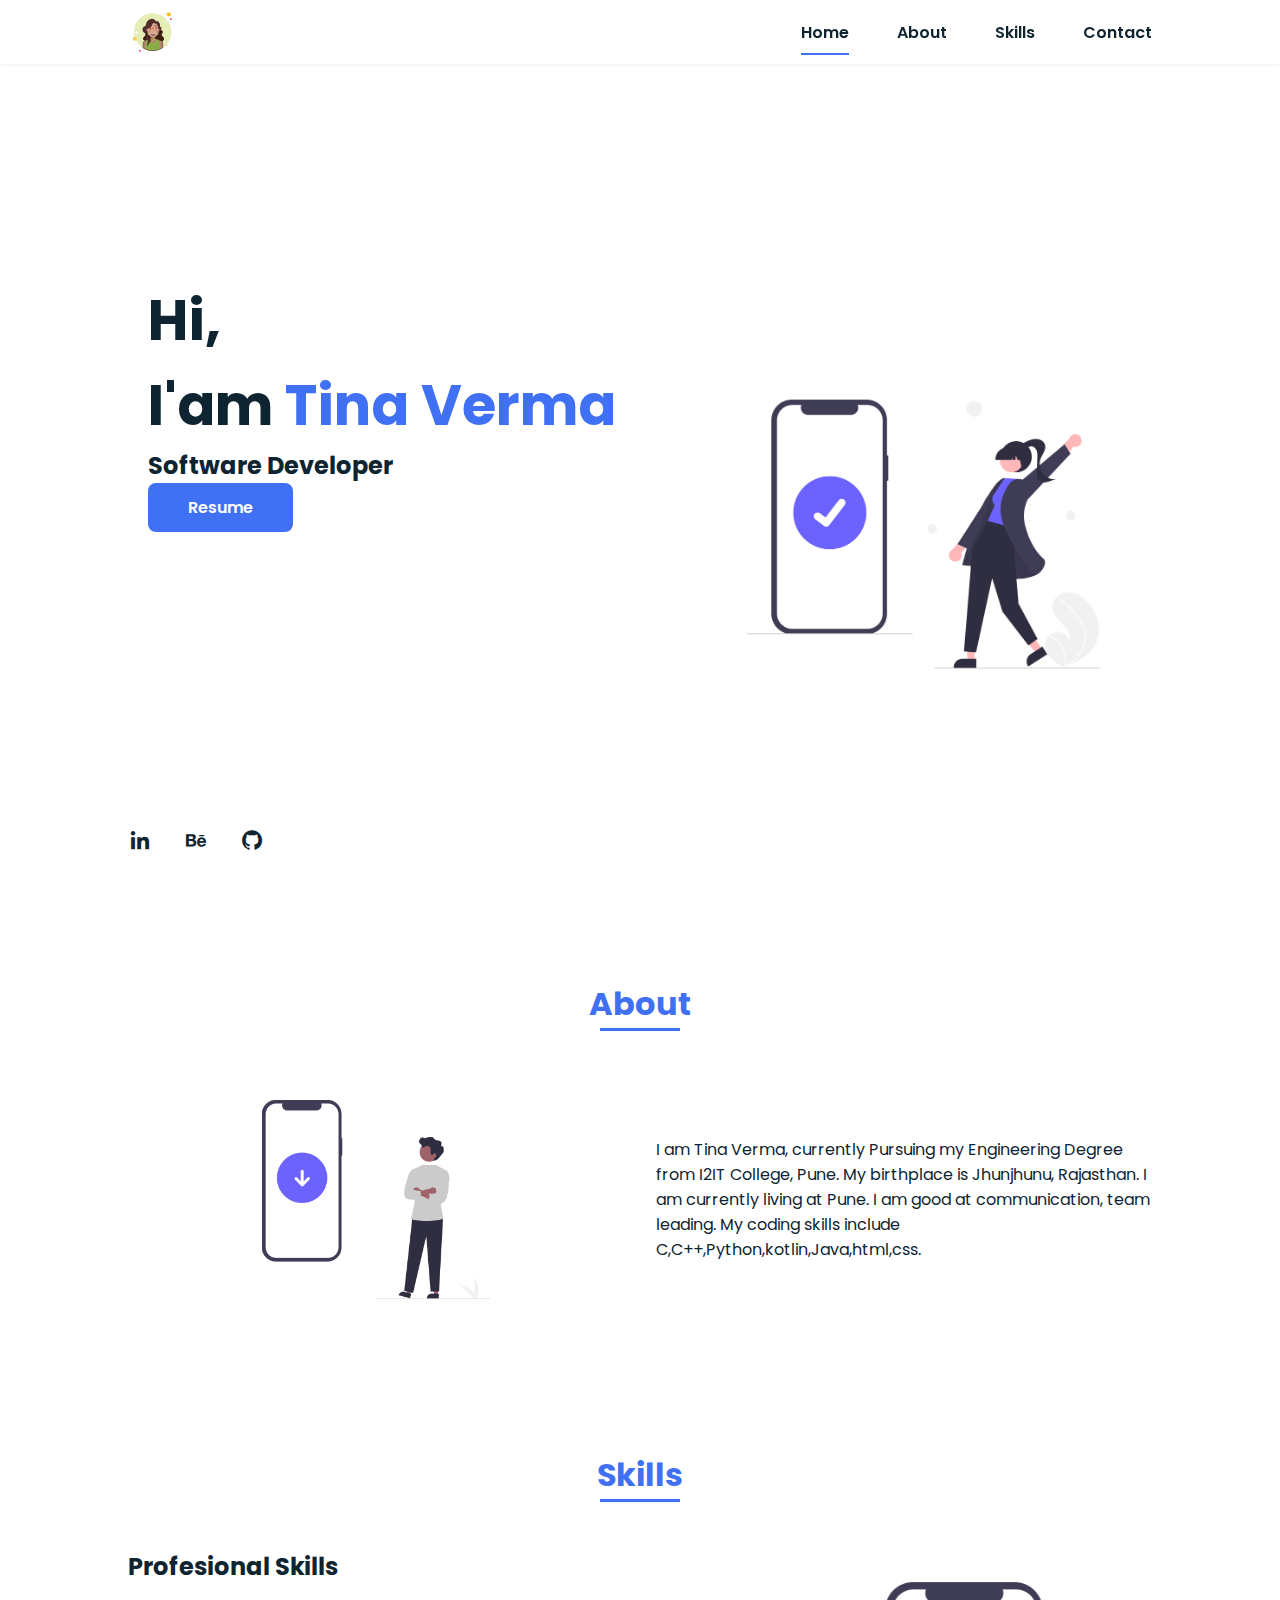
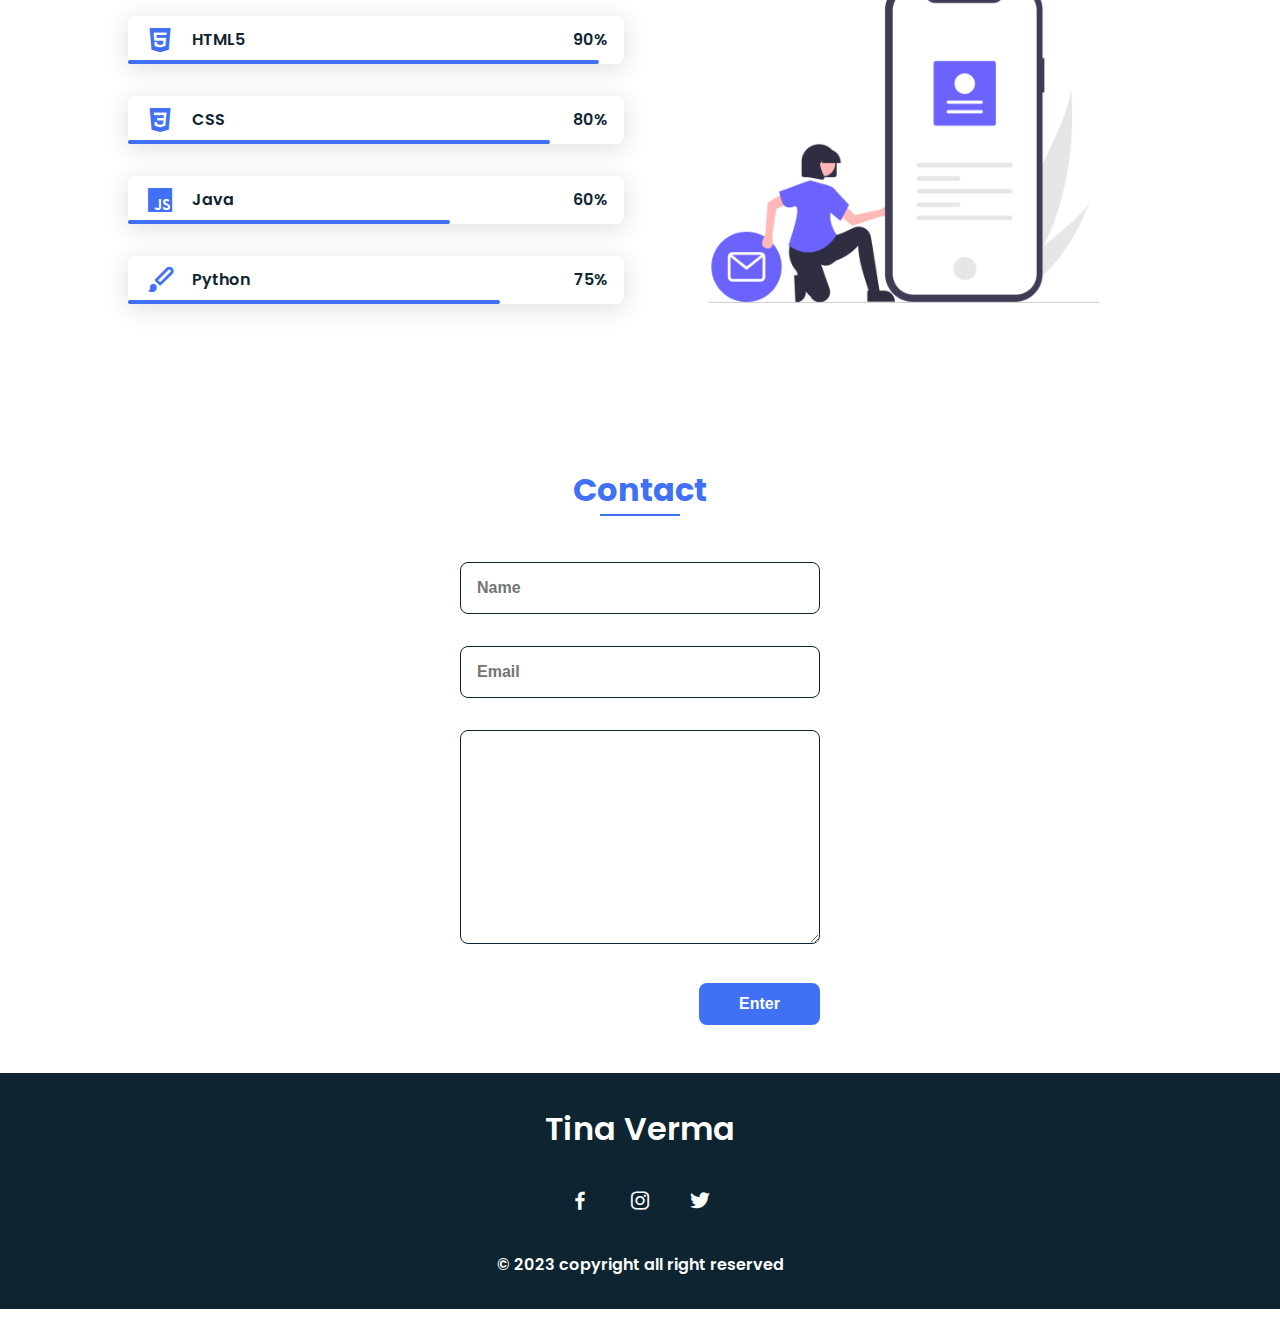
<file: TXON/Task4/index.html>
<!DOCTYPE html>
<html lang="en">
    <head>
        <meta charset="UTF-8">
        <meta name="viewport" content="width=device-width, initial-scale=1.0">
        <link rel="stylesheet" href="style.css">
        <link href='https://cdn.jsdelivr.net/npm/boxicons@2.0.5/css/boxicons.min.css' rel='stylesheet'>

        <title>My Website</title>
    </head>
    <body>

         <!-- HEADER -->
         <header class="l-header">
            <nav class="nav bd-grid">
                <div class="nav__logo" ><img src="im4.png" >
                </div>

                <div class="nav__menu" id="nav-menu">
                    <ul class="nav__list">
                        <li class="nav__item"><a href="#home" class="nav__link active">Home</a></li>
                        <li class="nav__item"><a href="#about" class="nav__link">About</a></li>
                        <li class="nav__item"><a href="#skills" class="nav__link">Skills</a></li>
                        <li class="nav__item"><a href="#contact" class="nav__link">Contact</a></li>
                    </ul>
                </div>

                <div class="nav__toggle" id="nav-toggle">
                    <i class='bx bx-menu'></i>
                </div>
            </nav>
        </header>

        <main class="l-main">
            <!--===== HOME =====-->
            <section class="home bd-grid" id="home">
                <div class="home__data">
                    <h1 class="home__title">Hi,<br>I'am <span class="home__title-color">Tina Verma</span><br> <h2>Software Developer</h2></h1>

                    <a href="https://drive.google.com/drive/folders/1FI3qn6Er7qkYYbZphniR1DTgKPE8jUj4" class="button">Resume</a>
                </div>

                <div class="home__social">
                    <a href="https://www.linkedin.com/in/tina-verma?lipi=urn%3Ali%3Apage%3Ad_flagship3_profile_view_base_contact_details%3Bixf29ztlTvmcBqkLYw6W1w%3D%3D" class="home__social-icon"><i class='bx bxl-linkedin'></i></a>
                    <a href="" class="home__social-icon"><i class='bx bxl-behance' ></i></a>
                    <a href="https://github.com/Vermatina" class="home__social-icon"><i class='bx bxl-github' ></i></a>
                </div>

                <div class="home__img">    
                    <img src="profile.png" alt="">
                </div>
            </section>

            <!--===== ABOUT =====-->
            <section class="about section " id="about">
                <h2 class="section-title">About</h2>

                <div class="about__container bd-grid">
                    <div class="about__img">
                        <img src="about.png" alt="">
                    </div>
                    
                    <div>
                        
                        <p class="about__text">I am Tina Verma, currently Pursuing my Engineering Degree from I2IT College, Pune. My birthplace is Jhunjhunu, Rajasthan. I am currently living at Pune. I am good at communication, team leading. My coding skills include C,C++,Python,kotlin,Java,html,css.</p>           
                    </div>                                   
                </div>
            </section>

            <!--===== SKILLS =====-->
            <section class="skills section" id="skills">
                <h2 class="section-title">Skills</h2>

                <div class="skills__container bd-grid">          
                    <div>
                        <h2 class="skills__subtitle">Profesional Skills</h2>
                        <p class="skills__text"></p>
                        <div class="skills__data">
                            <div class="skills__names">
                                <i class='bx bxl-html5 skills__icon'></i>
                                <span class="skills__name">HTML5</span>
                            </div>
                            <div class="skills__bar skills__html">

                            </div>
                            <div>
                                <span class="skills__percentage">90%</span>
                            </div>
                        </div>
                        <div class="skills__data">
                            <div class="skills__names">
                                <i class='bx bxl-css3 skills__icon'></i>
                                <span class="skills__name">CSS</span>
                            </div>
                            <div class="skills__bar skills__css">
                                
                            </div>
                            <div>
                                <span class="skills__percentage">80%</span>
                            </div>
                        </div>
                        <div class="skills__data">
                            <div class="skills__names">
                                <i class='bx bxl-javascript skills__icon' ></i>
                                <span class="skills__name">Java</span>
                            </div>
                            <div class="skills__bar skills__js">
                                
                            </div>
                            <div>
                                <span class="skills__percentage">60%</span>
                            </div>
                        </div>
                        <div class="skills__data">
                            <div class="skills__names">
                                <i class='bx bxs-paint skills__icon'></i>
                                <span class="skills__name">Python</span>
                            </div>
                            <div class="skills__bar skills__ux">
                                
                            </div>
                            <div>
                                <span class="skills__percentage">75%</span>
                            </div>
                        </div>
                    </div>
                    
                    <div>              
                        <img src="skills.png" alt="" class="skills__img">
                    </div>
                </div>
            </section>

            

            <!--===== CONTACT =====-->
            <section class="contact section" id="contact">
                <h2 class="section-title">Contact</h2>

                <div class="contact__container bd-grid">
                    <form action="" class="contact__form">
                        <input type="text" placeholder="Name" class="contact__input">
                        <input type="mail" placeholder="Email" class="contact__input">
                        <textarea name="" id="" cols="0" rows="10" class="contact__input"></textarea>
                        <input type="button" value="Enter" class="contact__button button">
                    </form>
                </div>
            </section>
        </main>

        <!--===== FOOTER =====-->
        <footer class="footer">
            <p class="footer__title">Tina Verma</p>
            <div class="footer__social">
                <a href="https://www.facebook.com/profile.php?id=100071372181741&mibextid=ZbWKwL" class="footer__icon"><i class='bx bxl-facebook' ></i></a>
                <a href="https://instagram.com/tinaverma1310?igshid=ZmZhODViOGI=" class="footer__icon"><i class='bx bxl-instagram' ></i></a>
                <a href="https://twitter.com/tinaverma1310?t=lXU_f0FPRJXk57QLJH8LhA&s=09" class="footer__icon"><i class='bx bxl-twitter' ></i></a>
            </div>
            <p>&#169; 2023 copyright all right reserved</p>
        </footer>
    </body>
</html>
</file>
<file: TXON/Task4/style.css>
@import url("https://fonts.googleapis.com/css2?family=Poppins:wght@400;600;700&display=swap");

:root{
  --header-height: 3rem;
  --font-semi: 600;
}


:root{
  --first-color: #4070F4;
  --second-color: #0E2431;
}

:root{
  --body-font: 'Poppins', sans-serif;
  --big-font-size: 2rem;
  --h2-font-size: 1.25rem;
  --normal-font-size: 0.938rem;
}
@media screen and (min-width: 768px){
  :root{
    --big-font-size: 3.5rem;
    --h2-font-size: 2rem;
    --normal-font-size: 1rem;
  }
}


:root{
  --mb-1: 0.5rem;
  --mb-2: 1rem;
  --mb-3: 1.5rem;
  --mb-4: 2rem;
  --mb-5: 2.5rem;
  --mb-6: 3rem;
}


:root{
  --z-back: -10;
  --z-normal: 1;
  --z-tooltip: 10;
  --z-fixed: 100;
}


*,::before,::after{
  box-sizing: border-box;
}
html{
  scroll-behavior: smooth;
}
body{
  margin: var(--header-height) 0 0 0;
  font-family: var(--body-font);
  font-size: var(--normal-font-size);
  color: var(--second-color);
}
h1,h2,p{
  margin: 0;
}
ul{
  margin: 0;
  padding: 0;
  list-style: none;
}
a{
  text-decoration: none;
}
img{
  max-width: 100%;
  height: auto;
  display: block;
}



.section-title{
  position: relative;
  font-size: var(--h2-font-size);
  color: var(--first-color);
  margin-top: var(--mb-2);
  margin-bottom: var(--mb-4);
  text-align: center;
}
.section-title::after{
  position: absolute;
  content: "";
  width: 64px;
  height: 0.18rem;
  left: 0;
  right: 0;
  margin: auto;
  top: 2rem;
  background-color: var(--first-color);
}
.section{
  padding-top: 3rem;
  padding-bottom: 2rem;
}


.bd-grid{
  max-width: 1024px;
  display: grid;
  grid-template-columns: 100%;
  grid-column-gap: 2rem;
  width: calc(100% - 2rem);
  margin-left: var(--mb-2);
  margin-right: var(--mb-2);
}
.l-header{
  width: 100%;
  position: fixed;
  top: 0;
  left: 0;
  z-index: var(--z-fixed);
  background-color: #fff;
  box-shadow: 0 1px 4px rgba(146,161,176,.15);
}


.nav{
  height: var(--header-height);
  display: flex;
  justify-content: space-between;
  align-items: center;
  font-weight: var(--font-semi);
}
@media screen and (max-width: 768px){
  .nav__menu{
    position: fixed;
    top: var(--header-height);
    right: -100%;
    width: 80%;
    height: 100%;
    padding: 2rem;
    background-color: var(--second-color);
    transition: .5s;
  }
}
.nav__item{
  margin-bottom: var(--mb-4);
}
.nav__link{
  position: relative;
  color: #fff;
}
.nav__link:hover{
  position: relative;
}
.nav__link:hover::after{
  position: absolute;
  content: "";
  width: 100%;
  height: 0.18rem;
  left: 0;
  top: 2rem;
  background-color: var(--first-color);
}
.nav__logo{
  color: var(--second-color);
}
.nav__toggle{
  color: var(--second-color);
  font-size: 1.5rem;
  cursor: pointer;
}


.active::after{
  position: absolute;
  content: "";
  width: 100%;
  height: 0.18rem;
  left: 0;
  top: 2rem;
  background-color: var(--first-color);
}


.show{
  right: 0;
}

.home{
  height: calc(100vh - 3rem);
  row-gap: 1rem;
}
.home__data {
  align-self: center;
  margin-left: 20px;
}
.home__title{
  font-size: var(--big-font-size);
  
}
.home__title-color{
  color: var(--first-color);
}
.home__social{
  display: flex;
  flex-direction: column;
}
.home__social-icon{
  width: max-content;
  margin-bottom: var(--mb-2);
  font-size: 1.5rem;
  color: var(--second-color);
}
.home__social-icon:hover{
  color: var(--first-color);
}
.home__img{
  position: absolute;
  width: 295px;
  height: 400px;
  
}

.button{
  display: inline-block;
  background-color: var(--first-color);
  color: #fff;
  padding: .75rem 2.5rem;
  font-weight: var(--font-semi);
  border-radius: .5rem;
}
.button:hover{
  box-shadow: 0 10px 36px rgba(0,0,0,.15);
}


.about__container{
  row-gap: 2rem;
  text-align: center;
}
.about__subtitle{
  margin-bottom: var(--mb-2);
}
.about__img{
  justify-self: center;
}
.about__img img{
  width: 200px;
  border-radius: .5rem;
}

.skills__container{
  row-gap: 2rem;
  text-align: center;
}
.skills__subtitle{
  margin-bottom: var(--mb-2);
}
.skills__text{
  margin-bottom: var(--mb-4);
}
.skills__data{
  display: flex;
  justify-content: space-between;
  align-items: center;
  position: relative;
  font-weight: var(--font-semi);
  padding: .5rem 1rem;
  margin-bottom: var(--mb-4);
  border-radius: .5rem;
  box-shadow: 0 4px 25px rgba(14,36,49,.15);
}
.skills__icon{
  font-size: 2rem;
  margin-right: var(--mb-2);
  color: var(--first-color);
}
.skills__names{
  display: flex;
  align-items: center;
}
.skills__bar{
  position: absolute;
  left: 0;
  bottom: 0;
  background-color: var(--first-color);
  height: .25rem;
  border-radius: .5rem;
  z-index: var(--z-back);
}
.skills__html{
  width: 95%;
}
.skills__css{
  width: 85%;
}
.skills__js{
  width: 65%;
}
.skills__ux{
  width: 75%;
}
.skills__img{
  border-radius: .5rem;
}




.contact__input{
  width: 100%;
  font-size: var(--normal-font-size);
  font-weight: var(--font-semi);
  padding: 1rem;
  border-radius: .5rem;
  border: 1.5px solid var(--second-color);
  outline: none;
  margin-bottom: var(--mb-4);
}
.contact__button{
  display: block;
  border: none;
  outline: none;
  font-size: var(--normal-font-size);
  cursor: pointer;
  margin-left: auto;
}


.footer{
  background-color: var(--second-color);
  color: #fff;
  text-align: center;
  font-weight: var(--font-semi);
  padding: 2rem 0;
}
.footer__title{
  font-size: 2rem;
  margin-bottom: var(--mb-4);
}
.footer__social{
  margin-bottom: var(--mb-4);
}
.footer__icon{
  font-size: 1.5rem;
  color: #fff;
  margin: 0 var(--mb-2)
}


@media screen and (min-width: 768px){
  body{
    margin: 0;
  }
  .section{
    padding-top: 4rem;
    padding-bottom: 3rem;
  }
  .section-title{
    margin-bottom: var(--mb-6);
  }
  .section-title::after{
    width: 80px;
    top: 3rem;
  }

  .nav{
    height: calc(var(--header-height) + 1rem);
  }
  .nav__list{
    display: flex;
    padding-top: 0;
  }
  .nav__item{
    margin-left: var(--mb-6);
    margin-bottom: 0;
  }
  .nav__toggle{
    display: none;
  }
  .nav__link{
    color: var(--second-color);
  }

  .home{
    height: 100vh;
  }
  .home__data{
    align-self: flex-end;
  }
  .home__social{
    padding-top: 0;
    padding-bottom: 2.5rem;
    flex-direction: row;
    align-self: flex-end;
  }
  .home__social-icon{
    margin-bottom: 0;
    margin-right: var(--mb-4);
  }
  .home__img{
    width: 457px;
    bottom: 15%;
  }

  .about__container, .skills__container{
    grid-template-columns: repeat(2,1fr);
    align-items: center;
    text-align: initial;
  }
  .about__img img{
    width: 300px;
  }
  .work__container{
    grid-template-columns: repeat(3, 1fr);
    grid-template-rows: repeat(2,1fr);
    column-gap: 2rem;
  }
  .contact__form{
    width: 360px;
  }
  .contact__container{
    justify-items: center;
  }
}

@media screen and (min-width: 1024px) {
  .bd-grid {
    margin-left: auto;
    margin-right: auto;
  }
  .home__img {
    right: 10%;
  }
}
</file>
